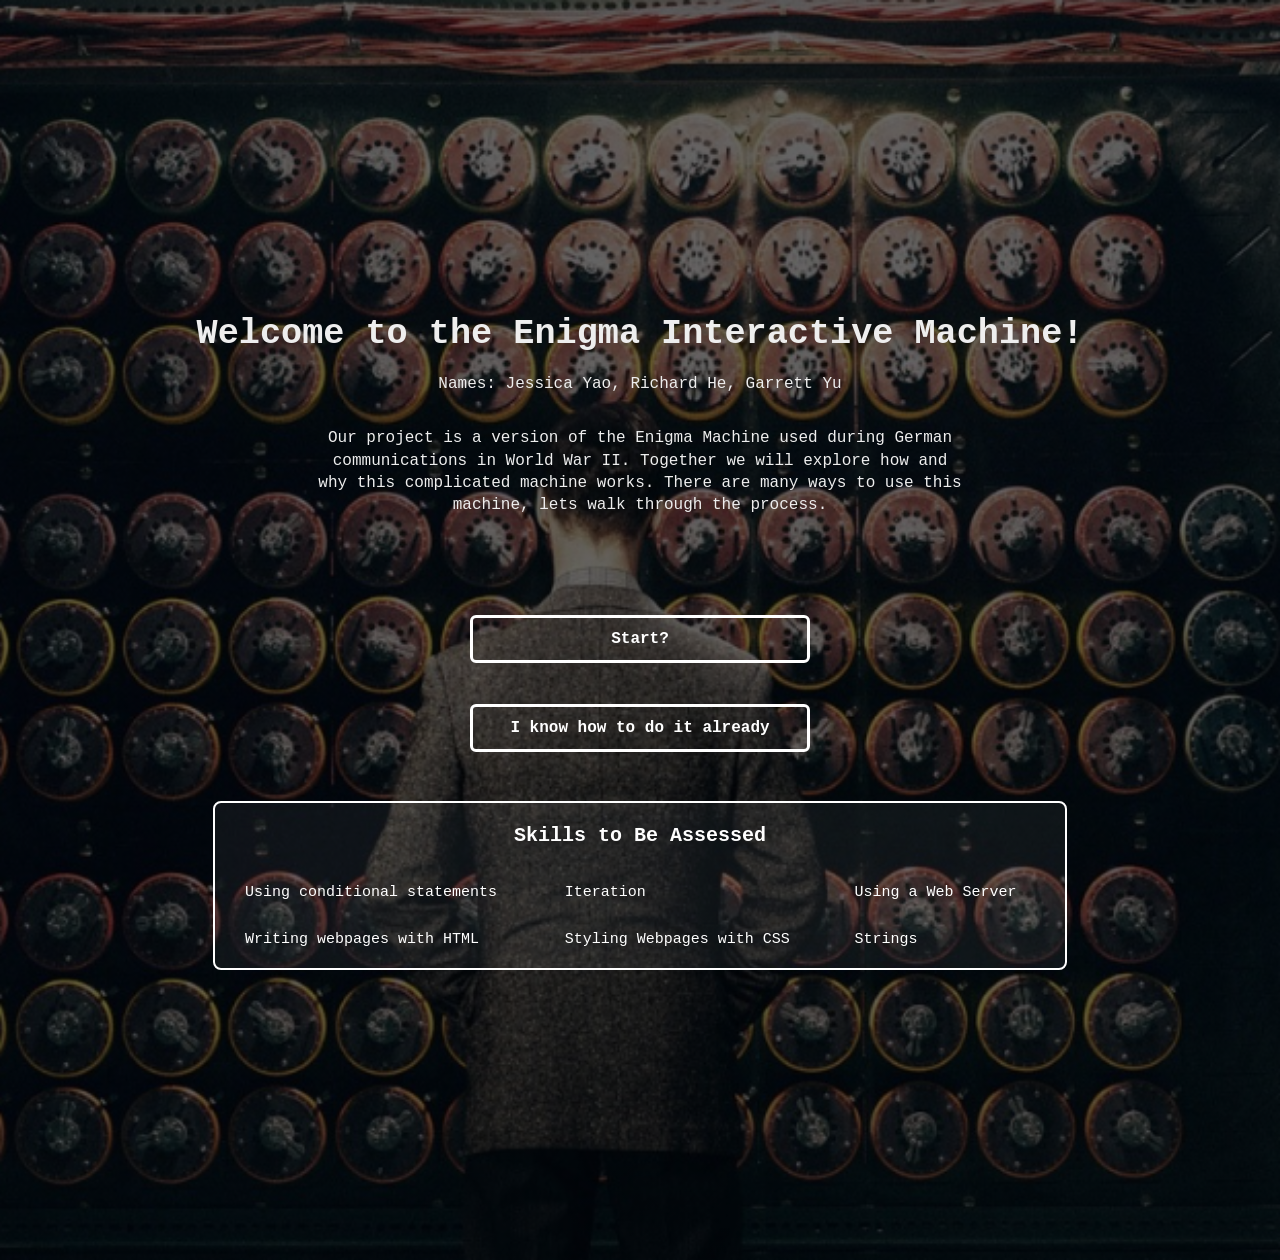
<file: index.html>
<!DOCTYPE html>
<html lang="en">
  <head>
    <meta charset="utf-8">
    <title>The Enigma Machine Interactive</title>
    <link rel="stylesheet" href="welcome_page.css">
  </head>

  <body>
    <h1>Welcome to the Enigma Interactive Machine!</h1>
    <p>Names: Jessica Yao, Richard He, Garrett Yu</p>
    <p> Our project is a version of the Enigma Machine used during German communications in World War II. Together we will explore how and why this complicated machine works. There are many ways to use this machine, lets walk through the process.
    <p>
    <ul>
       <li>
        <a href="pg1.html">Start?</a>
       </li>
       <li>
        <a href="final.py">I know how to do it already</a>
       </li>
    </ul>
<div class="skills">
	<h2>Skills to Be Assessed</h2>
	<table class="skills_table">
		<tr>
		<td>Using conditional statements</td>
		<td>Iteration</td>
		<td>Using a Web Server</td>
		</tr>
		<tr>
		<td>Writing webpages with HTML</td>	
		<td>Styling Webpages with CSS</td>
		<td>Strings</td>
		</tr>
	</table>
</div>
  </body>
</html>
</file>
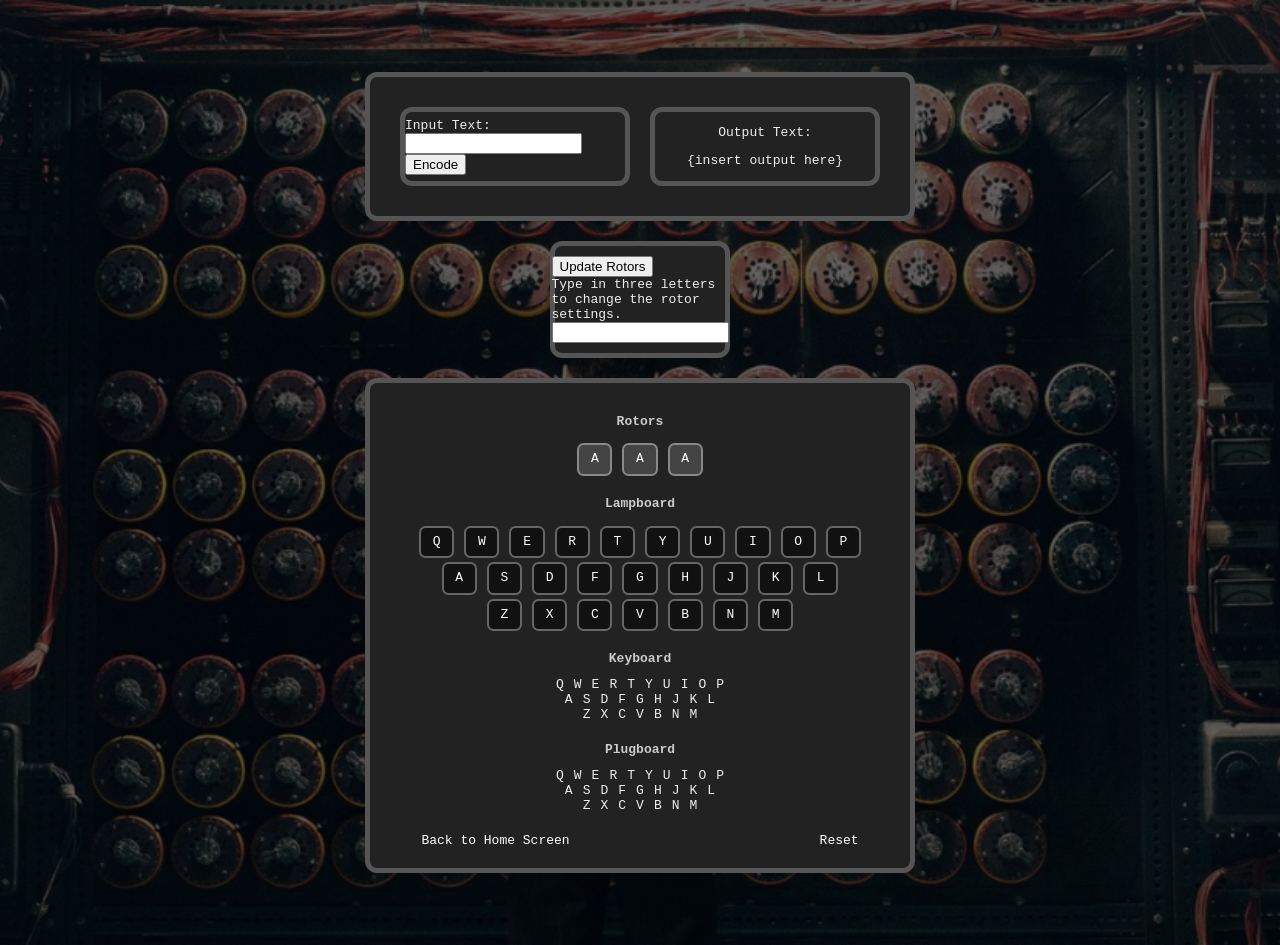
<file: final_simulation.html>
<!DOCTYPE html>
<html lang="en">
<head>
  <meta charset="UTF-8" />
  <meta name="viewport" content="width=device-width, initial-scale=1.0"/>
  <title>Enigma Machine Replica</title>
  <link rel="stylesheet" href="final_simulator.css">
</head>

<body>

  <div class="in_out section">
    <div class = "input">
      <form action="final.py" method="get">
        <label> Input Text:</label><br>
        <input type="text" name="t_in"><br>
        <div class="encoding_button">
          <input type="submit" value="Encode" ><br>
        </div>
	<input type="hidden" name="k_in" value="">
	<input type="hidden" name="rotors" value="">
	<input type="hidden" name="t_out" value="">
	<input type="hidden" name="p_in" value="">
	<input type="hidden" name="p_out" value="">
      </form>
    </div>
    <div class = "output"> 
      <p>Output Text:</p>
      <p>{insert output here}</p>
    </div>
  </div>
  <div class="in_out rotor_selection section">
    <form id = "rotor_update" action="final.py" method="get">
        <div class="encoding_button">
          <input type="submit" value="Update Rotors"><br>
        </div>
    	<input type="hidden" name="k_in" value="">
	<label>Type in three letters to change the rotor settings.</label><br>
    	<input type="text" name="rotors" value="">
    	<input type="hidden" name="t_out" value="">
    	<input type="hidden" name="p_in" value="">
        <input type="hidden" name="p_out" value="">
    </form>
  </div>
	<div class="enigma-machine">
	  <div class="section">
	    <h2>Rotors</h2>
	    <div class="rotors">
              <div class="rotor">A</div>
	      <div class="rotor">A</div>
	      <div class="rotor">A</div>
	    </select>
          </div>
	</div>
	
      <div class="section">
	<h2>Lampboard</h2>
	<div class="lampboard">
	  <div class="lamp">Q</div>
	  <div class="lamp">W</div>
	  <div class="lamp">E</div>
	  <div class="lamp">R</div>
	  <div class="lamp">T</div>
	  <div class="lamp">Y</div>
	  <div class="lamp">U</div>
	  <div class="lamp">I</div>
	  <div class="lamp">O</div>
	  <div class="lamp">P</div>
	</div>
	<div class="lampboard">
	  <div class="lamp">A</div>
	  <div class="lamp">S</div>
	  <div class="lamp">D</div>
	  <div class="lamp">F</div>
	  <div class="lamp">G</div>
	  <div class="lamp">H</div>
	  <div class="lamp">J</div>
	  <div class="lamp">K</div>
	  <div class="lamp">L</div>
	</div>
	<div class="lampboard">
	  <div class="lamp">Z</div>
	  <div class="lamp">X</div>
	  <div class="lamp">C</div>
	  <div class="lamp">V</div>
	  <div class="lamp">B</div>
	  <div class="lamp">N</div>
	  <div class="lamp">M</div>
	</div>
      </div>
	
      <div class="section">
	<h2>Keyboard</h2>
	<div class="keyboard">
	  <div class="key">Q</div>
	  <div class="key">W</div>
	  <div class="key">E</div>
	  <div class="key">R</div>
	  <div class="key">T</div>
	  <div class="key">Y</div>
	  <div class="key">U</div>
	  <div class="key">I</div>
	  <div class="key">O</div>
	  <div class="key">P</div>
	</div>
	<div class="keyboard">
	  <div class="key">A</div>
	  <div class="key">S</div>
	  <div class="key">D</div>
	  <div class="key">F</div>
	  <div class="key">G</div>
	  <div class="key">H</div>
	  <div class="key">J</div>
	  <div class="key">K</div>
	  <div class="key">L</div>
	</div>
	<div class="keyboard">
	  <div class="key">Z</div>
	  <div class="key">X</div>
	  <div class="key">C</div>
	  <div class="key">V</div>
	  <div class="key">B</div>
	  <div class="key">N</div>
	  <div class="key">M</div>
	</div>
	</div>
	
	<div class="section">
	<h2>Plugboard</h2>
	<div class="plugboard">
	  <div class="plug">Q</div>
	  <div class="plug">W</div>
	  <div class="plug">E</div>
	  <div class="plug">R</div>
	  <div class="plug">T</div>
	  <div class="plug">Y</div>
	  <div class="plug">U</div>
	  <div class="plug">I</div>
	  <div class="plug">O</div>
	  <div class="plug">P</div>
	</div>
	<div class="plugboard">
	  <div class="plug">A</div>
	  <div class="plug">S</div>
	  <div class="plug">D</div>
	  <div class="plug">F</div>
	  <div class="plug">G</div>
	  <div class="plug">H</div>
	  <div class="plug">J</div>
	  <div class="plug">K</div>
	  <div class="plug">L</div>
	</div>
	<div class="plugboard">
	  <div class="plug">Z</div>
	  <div class="plug">X</div>
	  <div class="plug">C</div>
	  <div class="plug">V</div>
	  <div class="plug">B</div>
	  <div class="plug">N</div>
	  <div class="plug">M</div>
	</div>
  </div>
		
	<div class="back_next">
			<a href="index.html">Back to Home Screen</a>
			<a href="final.py">Reset</a>
	</div>
</body>
</html>
</file>
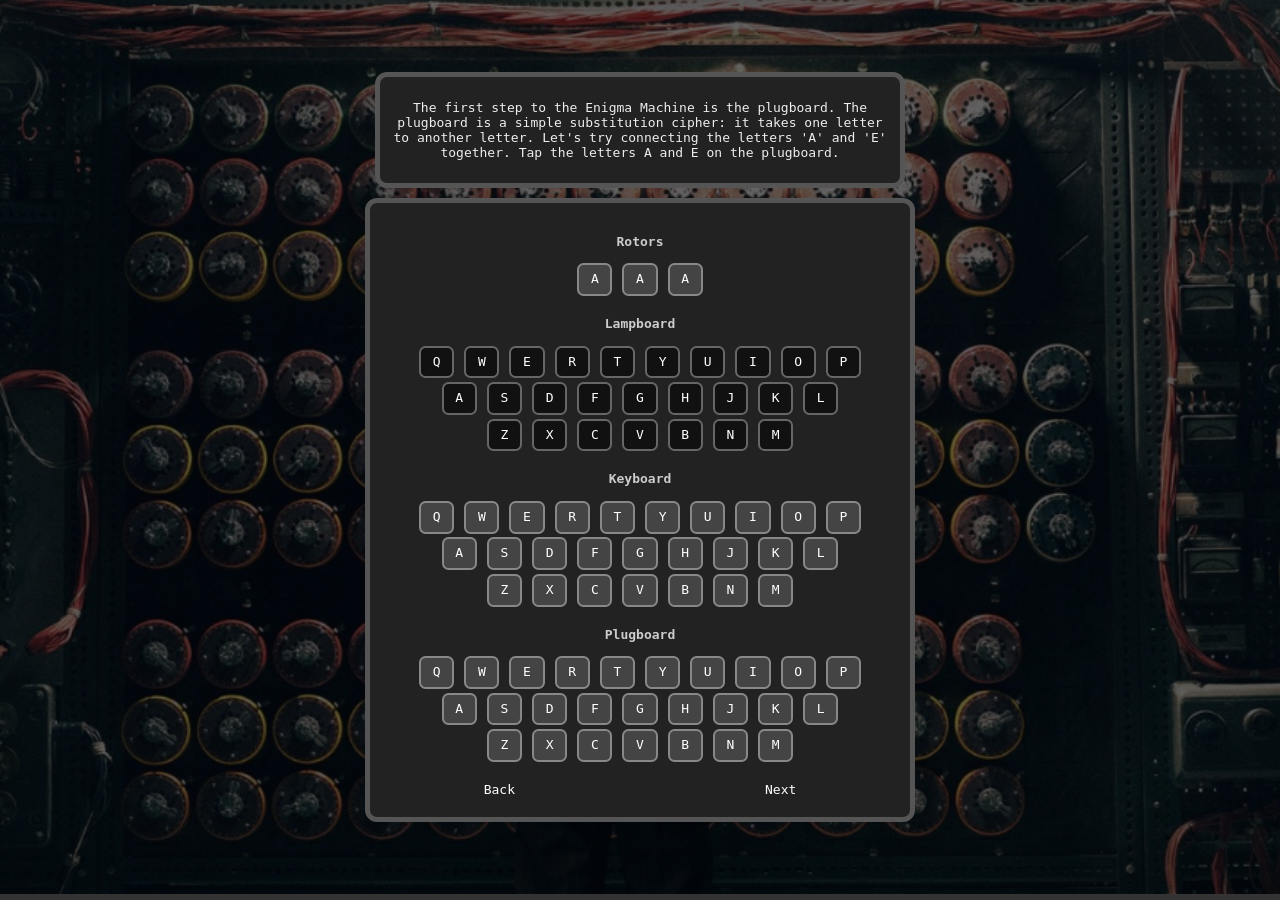
<file: pg1.html>
<!DOCTYPE html>
<html lang="en">
<head>
  <meta charset="UTF-8" />
  <meta name="viewport" content="width=device-width, initial-scale=1.0"/>
  <title>Enigma Machine Replica</title>
  <link rel="stylesheet" href="simulator.css">
</head>

<body>
  <div class="tutorial">
    <p>
			The first step to the Enigma Machine is the plugboard. The plugboard is a
      simple substitution cipher: it takes one letter to another letter. Let's
      try connecting the letters 'A' and 'E' together. Tap the letters A and E
      on the plugboard.
    </p>
  </div>
	<div class="enigma-machine">
		<div class="section">
			<h2>Rotors</h2>
			<div class="rotors">
			  <div class="rotor">A</div>
			  <div class="rotor">A</div>
			  <div class="rotor">A</div>
			</div>
		</div>
	
      <div class="section">
	<h2>Lampboard</h2>
	<div class="lampboard">
	  <div class="lamp">Q</div>
	  <div class="lamp">W</div>
	  <div class="lamp">E</div>
	  <div class="lamp">R</div>
	  <div class="lamp">T</div>
	  <div class="lamp">Y</div>
	  <div class="lamp">U</div>
	  <div class="lamp">I</div>
	  <div class="lamp">O</div>
	  <div class="lamp">P</div>
	</div>
	<div class="lampboard">
	  <div class="lamp">A</div>
	  <div class="lamp">S</div>
	  <div class="lamp">D</div>
	  <div class="lamp">F</div>
	  <div class="lamp">G</div>
	  <div class="lamp">H</div>
	  <div class="lamp">J</div>
	  <div class="lamp">K</div>
	  <div class="lamp">L</div>
	</div>
	<div class="lampboard">
	  <div class="lamp">Z</div>
	  <div class="lamp">X</div>
	  <div class="lamp">C</div>
	  <div class="lamp">V</div>
	  <div class="lamp">B</div>
	  <div class="lamp">N</div>
	  <div class="lamp">M</div>
	</div>
      </div>
	
      <div class="section">
	<h2>Keyboard</h2>
	<div class="keyboard">
	  <div class="key">Q</div>
	  <div class="key">W</div>
	  <div class="key">E</div>
	  <div class="key">R</div>
	  <div class="key">T</div>
	  <div class="key">Y</div>
	  <div class="key">U</div>
	  <div class="key">I</div>
	  <div class="key">O</div>
	  <div class="key">P</div>
	</div>
	<div class="keyboard">
	  <div class="key">A</div>
	  <div class="key">S</div>
	  <div class="key">D</div>
	  <div class="key">F</div>
	  <div class="key">G</div>
	  <div class="key">H</div>
	  <div class="key">J</div>
	  <div class="key">K</div>
	  <div class="key">L</div>
	</div>
	<div class="keyboard">
	  <div class="key">Z</div>
	  <div class="key">X</div>
	  <div class="key">C</div>
	  <div class="key">V</div>
	  <div class="key">B</div>
	  <div class="key">N</div>
	  <div class="key">M</div>
	</div>
	</div>
	
	<div class="section">
	<h2>Plugboard</h2>
	<div class="plugboard">
	  <div class="plug">Q</div>
	  <div class="plug">W</div>
	  <button class="plug" id="btnE" onclick="plugger('E');">E</button>
	  <div class="plug">R</div>
	  <div class="plug">T</div>
	  <div class="plug">Y</div>
	  <div class="plug">U</div>
	  <div class="plug">I</div>
	  <div class="plug">O</div>
	  <div class="plug">P</div>
	</div>
	<div class="plugboard">
	  <button class="plug" id="btnA" onclick="plugger('A');">A</button>
	  <div class="plug">S</div>
	  <div class="plug">D</div>
	  <div class="plug">F</div>
	  <div class="plug">G</div>
	  <div class="plug">H</div>
	  <div class="plug">J</div>
	  <div class="plug">K</div>
	  <div class="plug">L</div>
	</div>
	<div class="plugboard">
	  <div class="plug">Z</div>
	  <div class="plug">X</div>
	  <div class="plug">C</div>
	  <div class="plug">V</div>
	  <div class="plug">B</div>
	  <div class="plug">N</div>
	  <div class="plug">M</div>
	</div>
  </div>
		
	<div class="back_next">
			<a href="index.html">Back</a>
			<a href="pg2.html">Next</a>
	</div>
  <script> 
		const clicked = {
		A:false,
		E:false
		}
		function plugger(letter) {
		clicked[letter]=true;
		document.getElementById('btn'+ letter).style.backgroundColor = 'red';
		if (clicked.A&&clicked.E) {
		window.location.href="pg2.html"
		}
		}
  </script>
</body>
</html>
</file>
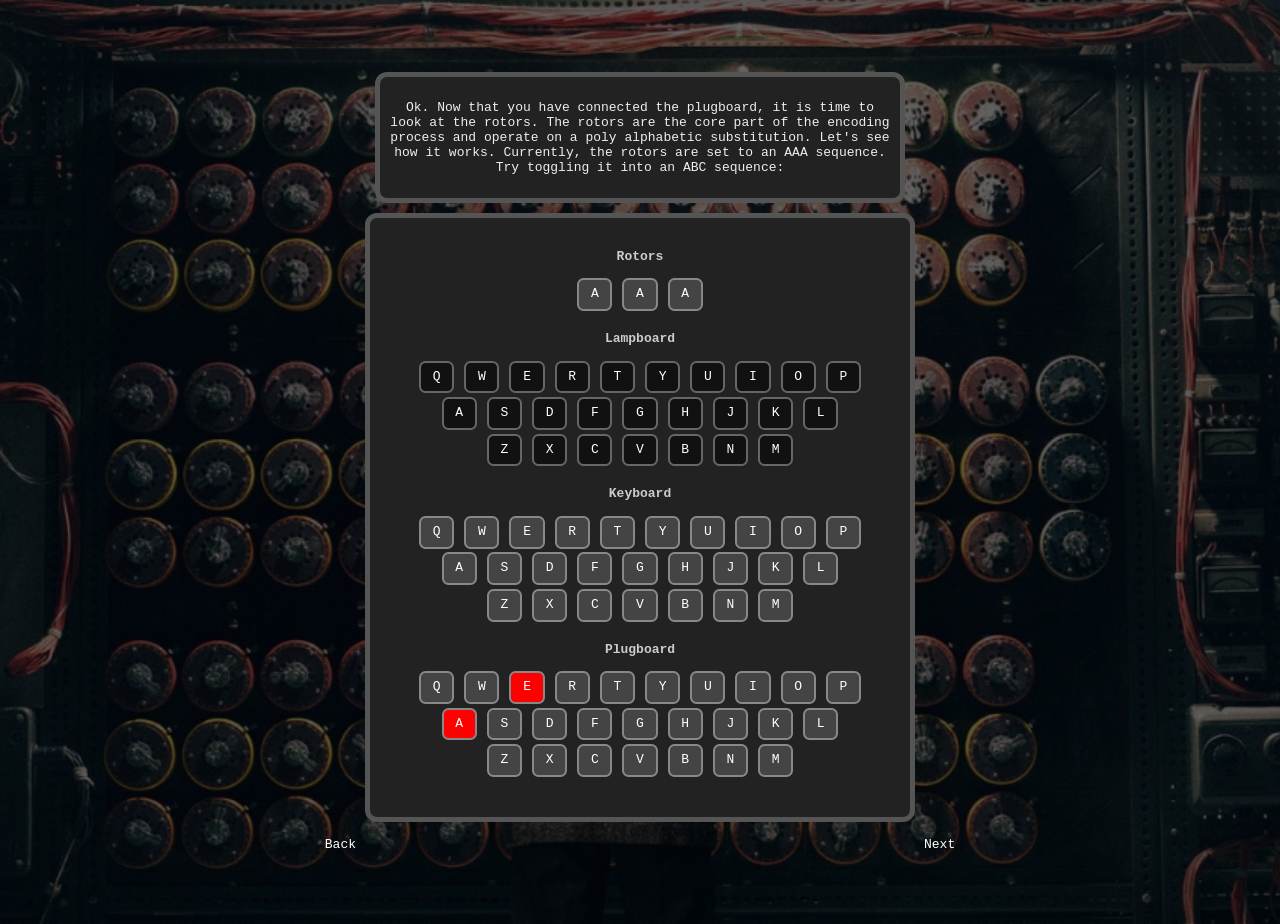
<file: pg2.html>
<!DOCTYPE html>
<html lang="en">
<head>
  <meta charset="UTF-8" />
  <meta name="viewport" content="width=device-width, initial-scale=1.0"/>
  <title>Enigma Machine Replica</title>
  <link rel="stylesheet" href="simulator.css">
</head>

<body>
  <div class="tutorial">
      <p> Ok. Now that you have connected the plugboard, it is time to look at the rotors. The rotors are the core part of the encoding process and operate on a poly alphabetic substitution. Let's see how it works. Currently, the rotors are set to an AAA sequence. Try toggling it into an ABC sequence:
      </p>
  </div>
  <div class="enigma-machine">
    <div class="section">
      <h2>Rotors</h2>
      <div class="rotors">
        <select id="rotor3" class="rotor">
 		<option>A</option><option>B</option><option>C</option><option>D</option><option>E</option><option>F</option><option>G</option><option>H</option><option>I</option><option>J</option><option>K</option><option>L</option><option>M</option><option>N</option><option>O</option><option>P</option><option>Q</option><option>R</option><option>S</option><option>T</option><option>U</option><option>V</option><option>W</option><option>X</option> <option>Y</option><option>Z</option>
	</select>
        <select id="rotor2" class="rotor">
 		<option>A</option><option>B</option><option>C</option><option>D</option><option>E</option><option>F</option><option>G</option><option>H</option><option>I</option><option>J</option><option>K</option><option>L</option><option>M</option><option>N</option><option>O</option><option>P</option><option>Q</option><option>R</option><option>S</option><option>T</option><option>U</option><option>V</option><option>W</option><option>X</option> <option>Y</option><option>Z</option>
	</select>
        <select id="rotor1" class="rotor">
 		<option>A</option><option>B</option><option>C</option><option>D</option><option>E</option><option>F</option><option>G</option><option>H</option><option>I</option><option>J</option><option>K</option><option>L</option><option>M</option><option>N</option><option>O</option><option>P</option><option>Q</option><option>R</option><option>S</option><option>T</option><option>U</option><option>V</option><option>W</option><option>X</option> <option>Y</option><option>Z</option>
	</select>
      </div>
    </div>
<script>
	const rotor3 = document.getElementById('rotor3');
	const rotor2 = document.getElementById('rotor2');
	const rotor1 = document.getElementById('rotor1');
	
	function select_ABC() {
	const combo = rotor3.value + rotor2.value + rotor1.value;
	if (combo === 'ABC') {
	window.location.href = "pg3.html";
	}}
	rotor1.addEventListener('change', select_ABC);
	rotor2.addEventListener('change', select_ABC);
	rotor3.addEventListener('change', select_ABC);
</script>
    <div class="section">
	<h2>Lampboard</h2>
	<div class="lampboard">
	  <div class="lamp">Q</div>
	  <div class="lamp">W</div>
	  <div class="lamp">E</div>
	  <div class="lamp">R</div>
	  <div class="lamp">T</div>
	  <div class="lamp">Y</div>
	  <div class="lamp">U</div>
	  <div class="lamp">I</div>
	  <div class="lamp">O</div>
	  <div class="lamp">P</div>
	</div>
	<div class="lampboard">
	  <div class="lamp">A</div>
	  <div class="lamp">S</div>
	  <div class="lamp">D</div>
	  <div class="lamp">F</div>
	  <div class="lamp">G</div>
	  <div class="lamp">H</div>
	  <div class="lamp">J</div>
	  <div class="lamp">K</div>
	  <div class="lamp">L</div>
	</div>
	<div class="lampboard">
	  <div class="lamp">Z</div>
	  <div class="lamp">X</div>
	  <div class="lamp">C</div>
	  <div class="lamp">V</div>
	  <div class="lamp">B</div>
	  <div class="lamp">N</div>
	  <div class="lamp">M</div>
	</div>
    </div>

    <div class="section">
      <h2>Keyboard</h2>
	<div class="keyboard">
	  <div class="key">Q</div>
	  <div class="key">W</div>
	  <div class="key">E</div>
	  <div class="key">R</div>
	  <div class="key">T</div>
	  <div class="key">Y</div>
	  <div class="key">U</div>
	  <div class="key">I</div>
	  <div class="key">O</div>
	  <div class="key">P</div>
	</div>
	<div class="keyboard">
	  <div class="key">A</div>
	  <div class="key">S</div>
	  <div class="key">D</div>
	  <div class="key">F</div>
	  <div class="key">G</div>
	  <div class="key">H</div>
	  <div class="key">J</div>
	  <div class="key">K</div>
	  <div class="key">L</div>
	</div>
	<div class="keyboard">
	  <div class="key">Z</div>
	  <div class="key">X</div>
	  <div class="key">C</div>
	  <div class="key">V</div>
	  <div class="key">B</div>
	  <div class="key">N</div>
	  <div class="key">M</div>
	</div>
    </div>

    <div class="section">
      <h2>Plugboard</h2>
	<div class="plugboard">
	  <div class="plug">Q</div>
	  <div class="plug">W</div>
	  <div class="plug fixed">E</div>
	  <div class="plug">R</div>
	  <div class="plug">T</div>
	  <div class="plug">Y</div>
	  <div class="plug">U</div>
	  <div class="plug">I</div>
	  <div class="plug">O</div>
	  <div class="plug">P</div>
	</div>
	<div class="plugboard">
	  <div class="plug fixed">A</div>
	  <div class="plug">S</div>
	  <div class="plug">D</div>
	  <div class="plug">F</div>
	  <div class="plug">G</div>
	  <div class="plug">H</div>
	  <div class="plug">J</div>
	  <div class="plug">K</div>
	  <div class="plug">L</div>
	</div>
	<div class="plugboard">
	  <div class="plug">Z</div>
	  <div class="plug">X</div>
	  <div class="plug">C</div>
	  <div class="plug">V</div>
	  <div class="plug">B</div>
	  <div class="plug">N</div>
	  <div class="plug">M</div>
	</div>
    </div>
  </div>
  <div>
    <div class="back_next">
        <a href="pg1.html">Back</a>
        <a href="pg3.html">Next</a>
  </div>

</body>
</html>
</file>
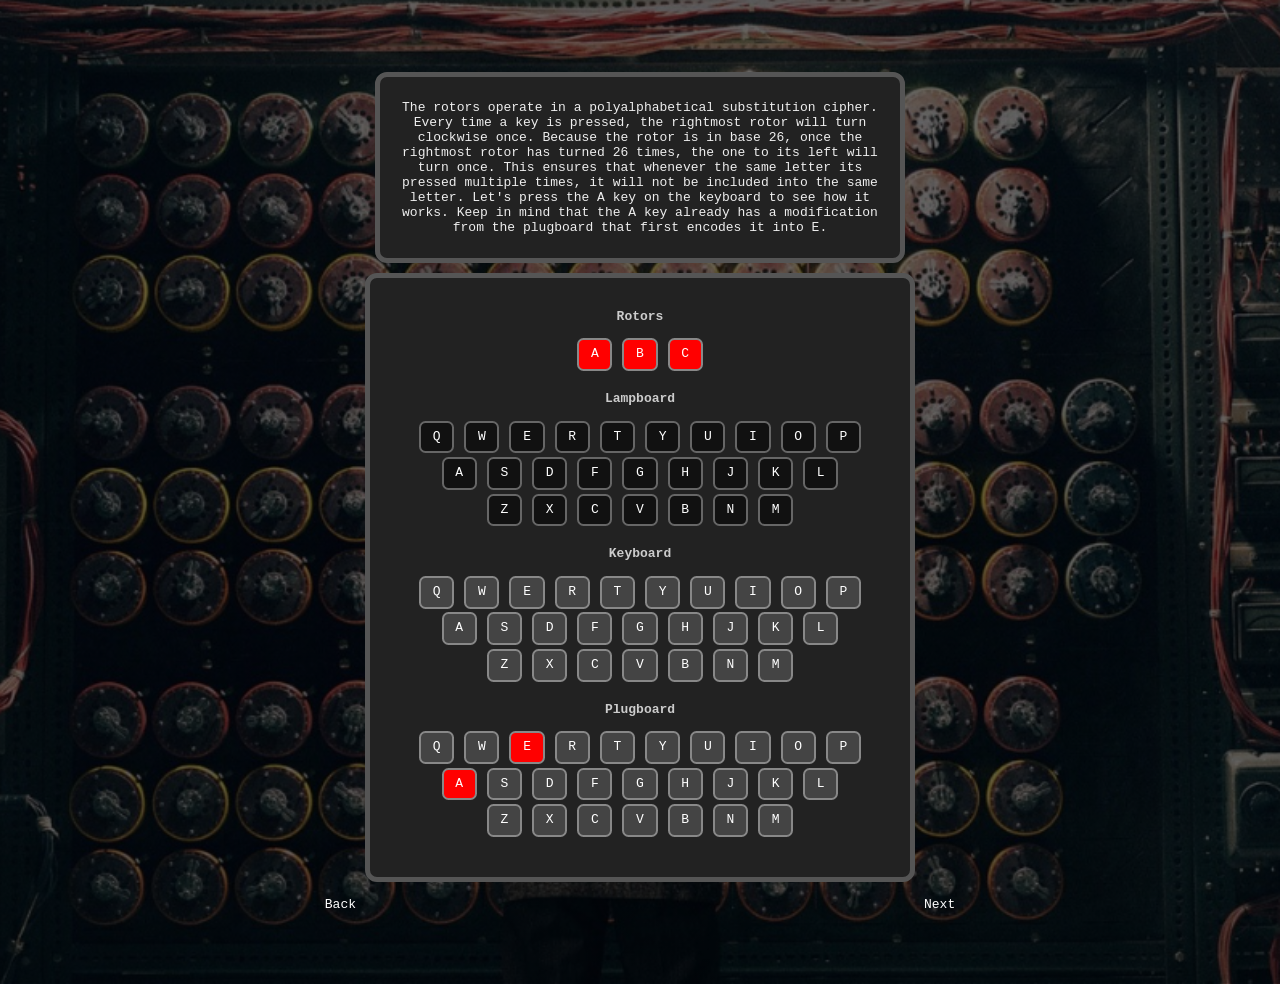
<file: pg3.html>
<!DOCTYPE html>
<html lang="en">
<head>
  <meta charset="UTF-8" />
  <meta name="viewport" content="width=device-width, initial-scale=1.0"/>
  <title>Enigma Machine Replica</title>
  <link rel="stylesheet" href="simulator.css">
</head>

<body>
  <div class="tutorial">
      <p> The rotors operate in a polyalphabetical substitution cipher. Every time a key is pressed, the rightmost rotor will turn clockwise once. Because the rotor is in base 26, once the rightmost rotor has turned 26 times, the one to its left will turn once. This ensures that whenever the same letter its pressed multiple times, it will not be included into the same letter. Let's press the A key on the keyboard to see how it works. Keep in mind that the A key already has a modification from the plugboard that first encodes it into E. 
      </p>
  </div>
  <div class="enigma-machine">
    <div class="section">
      <h2>Rotors</h2>
        <div class="rotors">
          <div class="rotor fixed">A</div>
          <div class="rotor fixed">B</div>
          <div class="rotor fixed">C</div>
	</div>
    </div>
<script>
	const rotor3 = document.getElementById('rotor3');
	const rotor2 = document.getElementById('rotor2');
	const rotor1 = document.getElementById('rotor1');
	
	function select_ABC() {
	const combo = rotor3.value + rotor2.value + rotor1.value;
	if (combo === 'ABC') {
	window.location.href = "pg3.html";
	}}
	rotor1.addEventListener('change', select_ABC);
	rotor2.addEventListener('change', select_ABC);
	rotor3.addEventListener('change', select_ABC);
</script>
    <div class="section">
      <h2>Lampboard</h2>
	<div class="lampboard">
	  <div class="lamp">Q</div>
	  <div class="lamp">W</div>
	  <div class="lamp">E</div>
	  <div class="lamp">R</div>
	  <div class="lamp">T</div>
	  <div class="lamp">Y</div>
	  <div class="lamp">U</div>
	  <div class="lamp">I</div>
	  <div class="lamp">O</div>
	  <div class="lamp">P</div>
	</div>
	<div class="lampboard">
	  <div class="lamp">A</div>
	  <div class="lamp">S</div>
	  <div class="lamp">D</div>
	  <div class="lamp">F</div>
	  <div class="lamp">G</div>
	  <div class="lamp">H</div>
	  <div class="lamp">J</div>
	  <div class="lamp">K</div>
	  <div class="lamp">L</div>
	</div>
	<div class="lampboard">
	  <div class="lamp">Z</div>
	  <div class="lamp">X</div>
	  <div class="lamp">C</div>
	  <div class="lamp">V</div>
	  <div class="lamp">B</div>
	  <div class="lamp">N</div>
	  <div class="lamp">M</div>
	</div>
    </div>

    <div class="section">
      <h2>Keyboard</h2>
	<div class="keyboard">
	  <div class="key">Q</div>
	  <div class="key">W</div>
	  <div class="key">E</div>
	  <div class="key">R</div>
	  <div class="key">T</div>
	  <div class="key">Y</div>
	  <div class="key">U</div>
	  <div class="key">I</div>
	  <div class="key">O</div>
	  <div class="key">P</div>
	</div>
	<div class="keyboard">
	  <button class="key" onclick="window.location.href='pg4.html'">A</button>
	  <div class="key">S</div>
	  <div class="key">D</div>
	  <div class="key">F</div>
	  <div class="key">G</div>
	  <div class="key">H</div>
	  <div class="key">J</div>
	  <div class="key">K</div>
	  <div class="key">L</div>
	</div>
	<div class="keyboard">
	  <div class="key">Z</div>
	  <div class="key">X</div>
	  <div class="key">C</div>
	  <div class="key">V</div>
	  <div class="key">B</div>
	  <div class="key">N</div>
	  <div class="key">M</div>
	</div>
    </div>

    <div class="section">
      <h2>Plugboard</h2>
	<div class="plugboard">
	  <div class="plug">Q</div>
	  <div class="plug">W</div>
	  <div class="plug fixed">E</div>
	  <div class="plug">R</div>
	  <div class="plug">T</div>
	  <div class="plug">Y</div>
	  <div class="plug">U</div>
	  <div class="plug">I</div>
	  <div class="plug">O</div>
	  <div class="plug">P</div>
	</div>
	<div class="plugboard">
	  <div class="plug fixed">A</div>
	  <div class="plug">S</div>
	  <div class="plug">D</div>
	  <div class="plug">F</div>
	  <div class="plug">G</div>
	  <div class="plug">H</div>
	  <div class="plug">J</div>
	  <div class="plug">K</div>
	  <div class="plug">L</div>
	</div>
	<div class="plugboard">
	  <div class="plug">Z</div>
	  <div class="plug">X</div>
	  <div class="plug">C</div>
	  <div class="plug">V</div>
	  <div class="plug">B</div>
	  <div class="plug">N</div>
	  <div class="plug">M</div>
	</div>
    </div>
  </div>
  <div>
    <div class="back_next">
        <a href="pg2.html">Back</a>
        <a href="pg4.html">Next</a>
  </div>

</body>
</html>
</file>
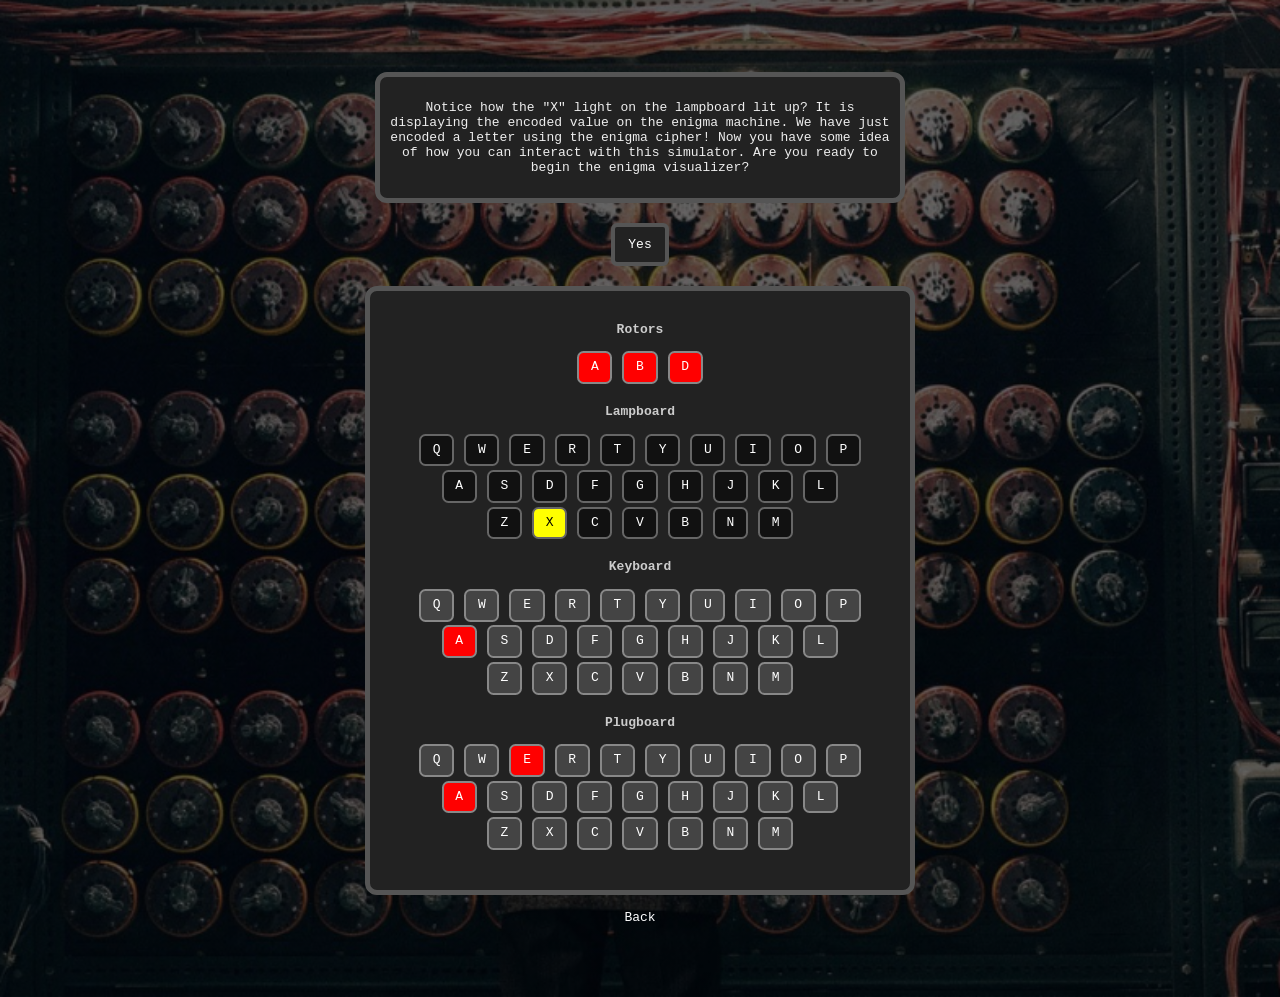
<file: pg4.html>
<!DOCTYPE html>
<html lang="en">
<head>
  <meta charset="UTF-8" />
  <meta name="viewport" content="width=device-width, initial-scale=1.0"/>
  <title>Enigma Machine Replica</title>
  <link rel="stylesheet" href="simulator.css">
</head>

<body>
  <div class="tutorial">
      <p> Notice how the "X" light on the lampboard lit up? It is displaying the encoded value on the enigma machine. We have just encoded a letter using the enigma cipher! Now you have some idea of how you can interact with this simulator. Are you ready to begin the enigma visualizer? 
      </p>
  </div>
<div class="visualizer">
	  <a href="final.py">Yes</a>
</div>

  <div class="enigma-machine">
    <div class="section">
      <h2>Rotors</h2>
        <div class="rotors">
          <div class="rotor fixed">A</div>
          <div class="rotor fixed">B</div>
          <div class="rotor fixed">D</div>
	</div>
    </div>
<script>
	const rotor3 = document.getElementById('rotor3');
	const rotor2 = document.getElementById('rotor2');
	const rotor1 = document.getElementById('rotor1');
	
	function select_ABC() {
	const combo = rotor3.value + rotor2.value + rotor1.value;
	if (combo === 'ABC') {
	window.location.href = "pg3.html";
	}}
	rotor1.addEventListener('change', select_ABC);
	rotor2.addEventListener('change', select_ABC);
	rotor3.addEventListener('change', select_ABC);
</script>
    <div class="section">
      <h2>Lampboard</h2>
	<div class="lampboard">
	  <div class="lamp">Q</div>
	  <div class="lamp">W</div>
	  <div class="lamp">E</div>
	  <div class="lamp">R</div>
	  <div class="lamp">T</div>
	  <div class="lamp">Y</div>
	  <div class="lamp">U</div>
	  <div class="lamp">I</div>
	  <div class="lamp">O</div>
	  <div class="lamp">P</div>
	</div>
	<div class="lampboard">
	  <div class="lamp">A</div>
	  <div class="lamp">S</div>
	  <div class="lamp">D</div>
	  <div class="lamp">F</div>
	  <div class="lamp">G</div>
	  <div class="lamp">H</div>
	  <div class="lamp">J</div>
	  <div class="lamp">K</div>
	  <div class="lamp">L</div>
	</div>
	<div class="lampboard">
	  <div class="lamp">Z</div>
	  <div class="lamp lit">X</div>
	  <div class="lamp">C</div>
	  <div class="lamp">V</div>
	  <div class="lamp">B</div>
	  <div class="lamp">N</div>
	  <div class="lamp">M</div>
	</div>
    </div>

    <div class="section">
      <h2>Keyboard</h2>
	<div class="keyboard">
	  <div class="key">Q</div>
	  <div class="key">W</div>
	  <div class="key">E</div>
	  <div class="key">R</div>
	  <div class="key">T</div>
	  <div class="key">Y</div>
	  <div class="key">U</div>
	  <div class="key">I</div>
	  <div class="key">O</div>
	  <div class="key">P</div>
	</div>
	<div class="keyboard">
	  <div class="key fixed">A</div>
	  <div class="key">S</div>
	  <div class="key">D</div>
	  <div class="key">F</div>
	  <div class="key">G</div>
	  <div class="key">H</div>
	  <div class="key">J</div>
	  <div class="key">K</div>
	  <div class="key">L</div>
	</div>
	<div class="keyboard">
	  <div class="key">Z</div>
	  <div class="key">X</div>
	  <div class="key">C</div>
	  <div class="key">V</div>
	  <div class="key">B</div>
	  <div class="key">N</div>
	  <div class="key">M</div>
	</div>
    </div>

    <div class="section">
      <h2>Plugboard</h2>
	<div class="plugboard">
	  <div class="plug">Q</div>
	  <div class="plug">W</div>
	  <div class="plug fixed">E</div>
	  <div class="plug">R</div>
	  <div class="plug">T</div>
	  <div class="plug">Y</div>
	  <div class="plug">U</div>
	  <div class="plug">I</div>
	  <div class="plug">O</div>
	  <div class="plug">P</div>
	</div>
	<div class="plugboard">
	  <div class="plug fixed">A</div>
	  <div class="plug">S</div>
	  <div class="plug">D</div>
	  <div class="plug">F</div>
	  <div class="plug">G</div>
	  <div class="plug">H</div>
	  <div class="plug">J</div>
	  <div class="plug">K</div>
	  <div class="plug">L</div>
	</div>
	<div class="plugboard">
	  <div class="plug">Z</div>
	  <div class="plug">X</div>
	  <div class="plug">C</div>
	  <div class="plug">V</div>
	  <div class="plug">B</div>
	  <div class="plug">N</div>
	  <div class="plug">M</div>
	</div>
    </div>
  </div>
  <div>
    <div class="back_next">
        <a href="pg3.html">Back</a>
  </div>

</body>
</html>
</file>
<file: welcome_page.css>
body {
	color: #eee;
	font-family: monospace;
	display: flex;
	flex-direction: column;
	justify-content: center;
	align-items: center;
	margin: 0;
	text-align: center;
	min-height: 140vh;
	background-image:linear-gradient(rgba(0, 0, 0, 0.6),rgba(0, 0, 0, 0.6)),url(images/background.jpg);
	background-size: cover;
	background-repeat: no-repeat;
	background-position: center;
}

h1 {
	font-size: 2.2rem;
	margin-bottom: 1.2rem;
}

p {
	font-size: 1rem;
	max-width: 650px;
	margin: 0 auto 2rem auto;
	line-height: 1.4;
	color: #eee;
}

ul {
	list-style: none;	
	padding: 0;
}

li {
	margin: 1rem 0;
	font-size: 1rem;

}

a {
	display: inline-block;
	text-decoration: none;	
	color: white;
	font-weight: bold;
	font-size: 1rem;
	border: 3px solid white;
	padding: 0.75rem 2rem;
	margin-bottom: 20px;
	margin-top:5px;
	width:270px;
	border-radius: 6px;
	transition: background-color 0.3s, color 0.3s;
	cursor: pointer;
}

a:hover, a:focus {
	background: white;
	color: black;
	outline: none;
}

.skills {
	border: 2px solid white;
	background-color: rgba(255, 255, 255, 0.05);
	padding-top: 5px;
	border-radius: 8px;
	width: 850px;
	color: white;
}

h2 {
	font-family:monospace;
	font-size:20px;
}
td {
text-align:left;
font-family: monospace;
font-size: 15px;
padding: 10px ;
margin-left: 10px;
vertical-align:middle;
}

.skills_table {
border-collapse: separate;
border-spacing:20px 10px;
width: 100%;
}

tr{
margin-left:20px;
}
</file>
<file: final_simulator.css>
body { 
	font-family: monospace;
	background: #333;
	color: #eee;
	display: block;
	padding: 5%;
	background-image:linear-gradient(rgba(0, 0, 0, 0.6),rgba(0, 0, 0, 0.6)),url(images/background.jpg);
	background-size: cover;
	background-repeat: no-repeat;
	background-position: center;
    }

.tutorial {
	background: #222;
	border: 5px solid #555;
	padding: 10px;
	margin-left: 400px;
	margin-right: 400px;
	border-radius: 12px;
	margin-bottom:10px;
	width:500px;
	margin-left: auto;
	margin-right: auto;
}
p {
	text-align:center;
}

.in_out {
    display: flex;
    justify-content: center;
	background: #222;
	border: 5px solid #555;
	padding: 20px;
	margin-left: auto;
	margin-right: auto;
	border-radius: 12px;
    width: 500px;
}

.rotor_selection {
    display: flex;
    justify-content: center;
	background: #222;
	border: 5px solid #555;
	padding: 10px;
	margin-left: auto;
	margin-right: auto;
	border-radius: 12px;
    width: 300px;
}

.input, .output {
  margin: 2%;
  align-content: center;
  border: 5px solid #555;
  border-radius: 12px;
  width: 45%;
}


.enigma-machine {
	display:block;
	background: #222;
	border: 5px solid #555;
	padding: 20px;
	margin-left: auto;
	margin-right: auto;
	border-radius: 12px;
	width: 500px;
    }

.section {
	margin-bottom: 20px;
    }

body { 
	font-family: monospace;
	background: #333;
	color: #eee;
	display: block;
	padding: 5%;
	background-image:linear-gradient(rgba(0, 0, 0, 0.6),rgba(0, 0, 0, 0.6)),url(images/background.jpg);
	background-size: cover;
	background-repeat: no-repeat;
	background-position: center;
    }

.tutorial {
	background: #222;
	border: 5px solid #555;
	padding: 10px;
	margin-left: 400px;
	margin-right: 400px;
	border-radius: 12px;
	margin-bottom:10px;
	width:500px;
	margin-left: auto;
	margin-right: auto;
}
p {
	text-align:center;
}

.in_out {
    display: flex;
    justify-content: center;
	background: #222;
	border: 5px solid #555;
	padding: 20px;
	margin-left: auto;
	margin-right: auto;
	border-radius: 12px;
    width: 500px;
}

.rotor_selection {
    display: flex;
    justify-content: center;
	background: #222;
	border: 5px solid #555;
	padding: 10px;
	margin-left: auto;
	margin-right: auto;
	border-radius: 12px;
    width: 150px;
}

.input, .output {
  margin: 2%;
  align-content: center;
  border: 5px solid #555;
  width: 45%;
}


.enigma-machine {
	display:block;
	background: #222;
	border: 5px solid #555;
	padding: 20px;
	margin-left: auto;
	margin-right: auto;
	border-radius: 12px;
	width: 500px;
    }

.section {
	margin-bottom: 20px;
    }

.rotors, .plugboard, .keyboard, .lampboard {
	display: flex;
	flex-wrap: wrap;
	gap: 2%;
	justify-content: center;
    }


.rotor, button.plug, button.key, .lamp{
    all: unset;
	width: 2.4em;
	height: 2.2em;
	background: #444;
	border: 2px solid #888;
    margin-top: 0.3em;
	border-radius: 0.5em;
	text-align: center;
	line-height: 2.2em;
	color: #fff;
    }

button:hover {
	background: white;
	color: black;
}

button:active {
	background: white;
	color: black;
	transform: translateY(3px);
}
button {
	cursor: pointer;
}

.lamp {
	background: #111;
	border: 2px solid #666;
    }

.lit {
	background: yellow;
	color: #000;
    }

h2 {
	text-align: center;
	font-size: 1em;
	color: #ccc;
    }
.back_next {
	display: flex;
	flex-wrap: wrap;
	gap: 50%;
	justify-content: center;
	margin-top: 15px;
}

a {
	color: white;
	text-decoration:none;
}
a:visited {
	color: white;
	text-decoration:none;
}


.fixed{
	background: red;
}

/*
ul {
	list-style: none;	
	padding: 0;
}
*/

.visualizer {
	display: block;
	text-align:center;
	text-decoration: none;	
	color: #555;
	font-family:monospace;
	background-color: #222;
	font-size: 1em;
	border: 4px solid #555;
	padding: 10px;
	margin-bottom: 20px;
	width:30px;
	margin-left: auto;
	margin-right: auto;
	margin-top: 20px;
	border-radius: 6px;
	transition: background-color 0.3s, color 0.3s;
	cursor: pointer;
	padding: auto;
}
.visualizer:hover, .visualizer:focus {
	background: white;
	color: black;
	text-color:black;
	outline: none;
}
</file>
<file: simulator.css>
body { 
	font-family: monospace;
	background: #333;
	color: #eee;
	display: block;
	padding: 5%;
	background-image:linear-gradient(rgba(0, 0, 0, 0.6),rgba(0, 0, 0, 0.6)),url(images/background.jpg);
	background-size: cover;
	background-repeat: no-repeat;
	background-position: center;
    }

.tutorial {
	background: #222;
	border: 5px solid #555;
	padding: 10px;
	margin-left: 400px;
	margin-right: 400px;
	border-radius: 12px;
	margin-bottom:10px;
	width:500px;
	margin-left: auto;
	margin-right: auto;
}
p {
	text-align:center;
}

.in_out {
    display: flex;
    justify-content: center;
	background: #222;
	border: 5px solid #555;
	padding: 20px;
	margin-left: auto;
	margin-right: auto;
	border-radius: 12px;
    width: 500px;
}

.rotor_selection {
    display: flex;
    justify-content: center;
	background: #222;
	border: 5px solid #555;
	padding: 10px;
	margin-left: auto;
	margin-right: auto;
	border-radius: 12px;
    width: 300px;
}

.input, .output {
  margin: 2%;
  align-content: center;
  border: 5px solid #555;
  border-radius: 12px;
  width: 45%;
}


.enigma-machine {
	display:block;
	background: #222;
	border: 5px solid #555;
	padding: 20px;
	margin-left: auto;
	margin-right: auto;
	border-radius: 12px;
	width: 500px;
    }

.section {
	margin-bottom: 20px;
    }

body { 
	font-family: monospace;
	background: #333;
	color: #eee;
	display: block;
	padding: 5%;
	background-image:linear-gradient(rgba(0, 0, 0, 0.6),rgba(0, 0, 0, 0.6)),url(images/background.jpg);
	background-size: cover;
	background-repeat: no-repeat;
	background-position: center;
    }

.tutorial {
	background: #222;
	border: 5px solid #555;
	padding: 10px;
	margin-left: 400px;
	margin-right: 400px;
	border-radius: 12px;
	margin-bottom:10px;
	width:500px;
	margin-left: auto;
	margin-right: auto;
}
p {
	text-align:center;
}

.in_out {
    display: flex;
    justify-content: center;
	background: #222;
	border: 5px solid #555;
	padding: 20px;
	margin-left: auto;
	margin-right: auto;
	border-radius: 12px;
    width: 500px;
}

.rotor_selection {
    display: flex;
    justify-content: center;
	background: #222;
	border: 5px solid #555;
	padding: 10px;
	margin-left: auto;
	margin-right: auto;
	border-radius: 12px;
    width: 150px;
}

.input, .output {
  margin: 2%;
  align-content: center;
  border: 5px solid #555;
  width: 45%;
}


.enigma-machine {
	display:block;
	background: #222;
	border: 5px solid #555;
	padding: 20px;
	margin-left: auto;
	margin-right: auto;
	border-radius: 12px;
	width: 500px;
    }

.section {
	margin-bottom: 20px;
    }

.rotors, .plugboard, .keyboard, .lampboard {
	display: flex;
	flex-wrap: wrap;
	gap: 2%;
	justify-content: center;
    }


.rotor, .plug, .key, button.plug, button.key, .lamp{
    all: unset;
	width: 2.4em;
	height: 2.2em;
	background: #444;
	border: 2px solid #888;
    margin-top: 0.3em;
	border-radius: 0.5em;
	text-align: center;
	line-height: 2.2em;
	color: #fff;
    }

button:hover {
	background: white;
	color: black;
}

button:active {
	background: white;
	color: black;
	transform: translateY(3px);
}
button {
	cursor: pointer;
}

.lamp {
	background: #111;
	border: 2px solid #666;
    }

.lit {
	background: yellow;
	color: #000;
    }

h2 {
	text-align: center;
	font-size: 1em;
	color: #ccc;
    }
.back_next {
	display: flex;
	flex-wrap: wrap;
	gap: 50%;
	justify-content: center;
	margin-top: 15px;
}

a {
	color: white;
	text-decoration:none;
}
a:visited {
	color: white;
	text-decoration:none;
}


.fixed{
	background: red;
}

/*
ul {
	list-style: none;	
	padding: 0;
}
*/

.visualizer {
	display: block;
	text-align:center;
	text-decoration: none;	
	color: #555;
	font-family:monospace;
	background-color: #222;
	font-size: 1em;
	border: 4px solid #555;
	padding: 10px;
	margin-bottom: 20px;
	width:30px;
	margin-left: auto;
	margin-right: auto;
	margin-top: 20px;
	border-radius: 6px;
	transition: background-color 0.3s, color 0.3s;
	cursor: pointer;
	padding: auto;
}
.visualizer:hover, .visualizer:focus {
	background: white;
	color: black;
	text-color:black;
	outline: none;
}
</file>
